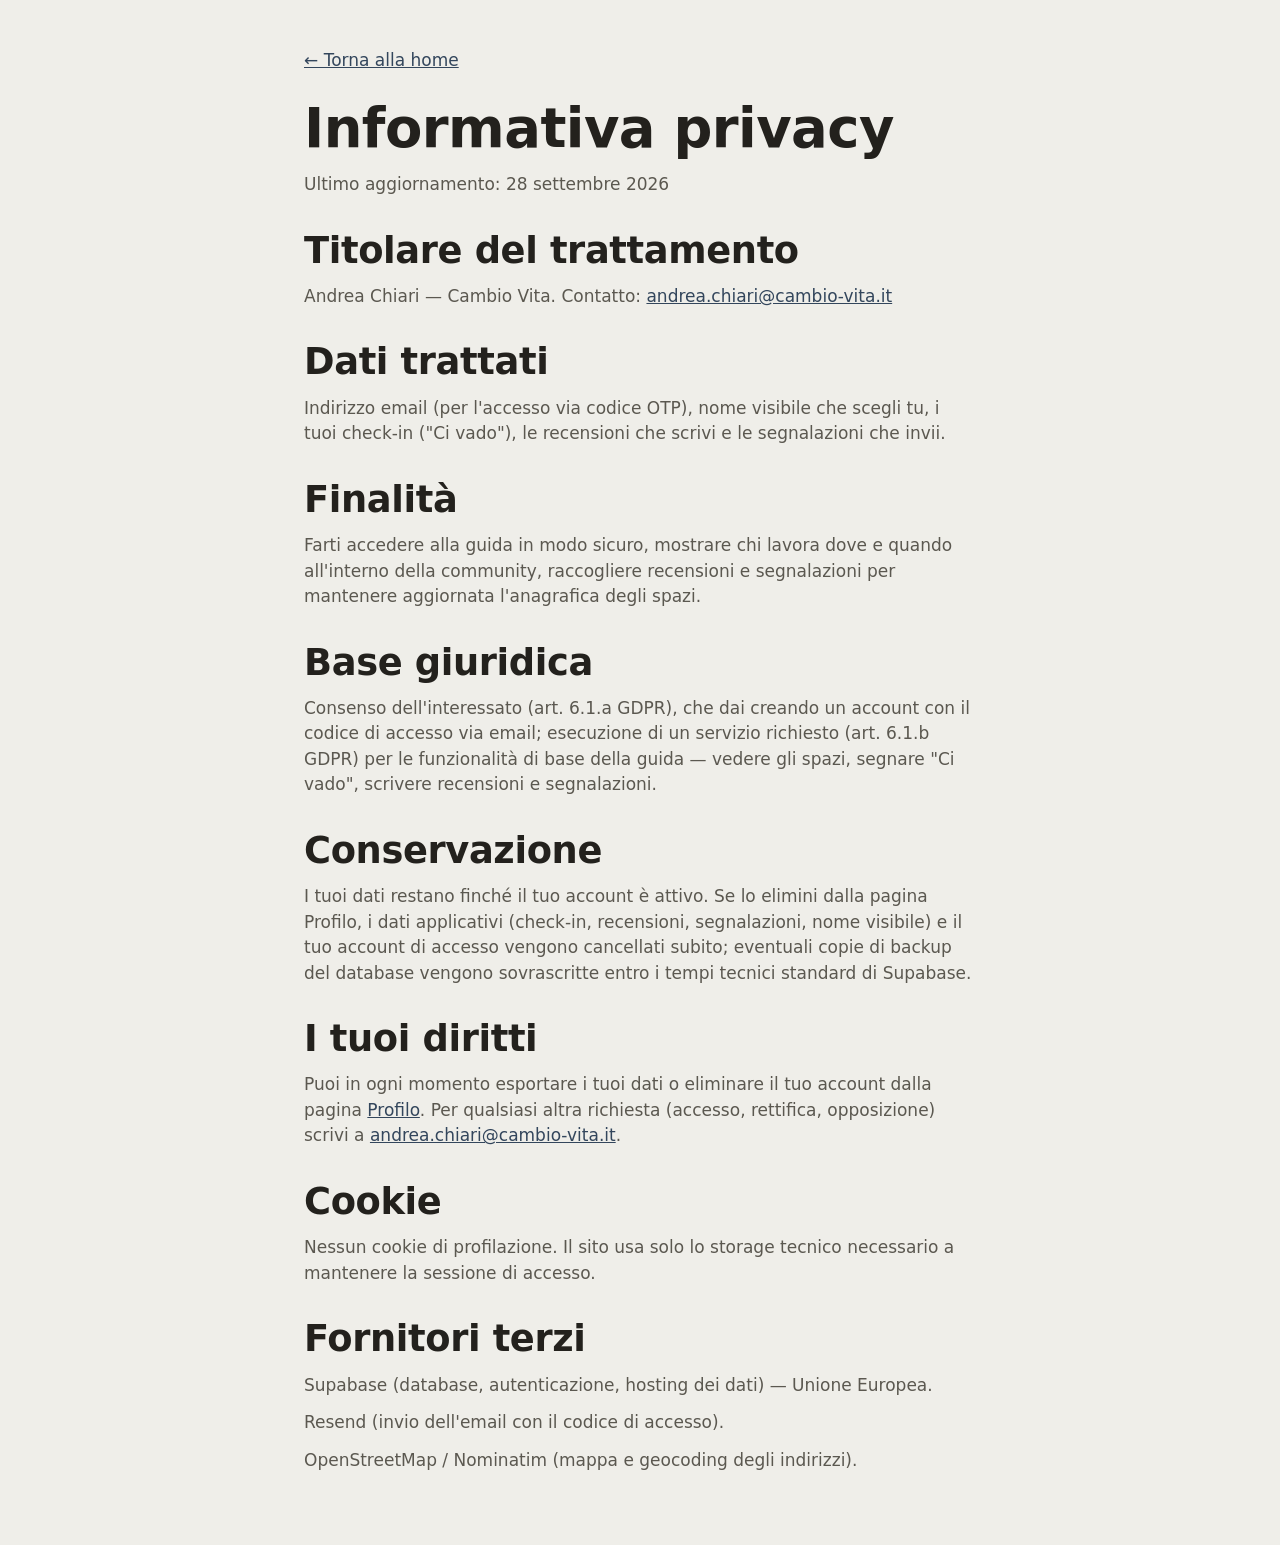
<file: privacy.html>
<!DOCTYPE html>
<html lang="it">
<meta charset="utf-8" />
<meta name="viewport" content="width=device-width, initial-scale=1" />
<meta http-equiv="Content-Security-Policy" content="default-src 'self'; script-src 'self' https://cdn.jsdelivr.net; style-src 'self' 'unsafe-inline' https://fonts.googleapis.com https://cdn.jsdelivr.net; font-src https://fonts.gstatic.com; img-src 'self' data: https://*.tile.openstreetmap.org https://*.supabase.co https://cdn.jsdelivr.net; connect-src 'self' https://*.supabase.co wss://*.supabase.co https://nominatim.openstreetmap.org; object-src 'none'; base-uri 'self'; form-action 'self';" />
<title>Privacy — Coworking Torino</title>
<link rel="stylesheet" href="css/tokens.css" />
<link rel="stylesheet" href="css/base.css" />
<link rel="stylesheet" href="css/components.css" />
<style>
  main {
    max-width: 720px;
    margin-inline: auto;
    padding: var(--space-7) var(--space-5) var(--space-8);
  }
  main h2 {
    margin-top: var(--space-6);
  }
  main p,
  main li {
    color: var(--text-2);
    margin-top: var(--space-3);
  }
  a.back {
    display: inline-block;
    margin-bottom: var(--space-5);
  }
</style>

<a class="skip-link" href="#main">Vai al contenuto</a>

<main id="main">
  <a class="back" href="index.html">← Torna alla home</a>
  <h1>Informativa privacy</h1>
  <p>Ultimo aggiornamento: 28 settembre 2026</p>

  <h2>Titolare del trattamento</h2>
  <p>Andrea Chiari — Cambio Vita. Contatto: <a href="mailto:andrea.chiari@cambio-vita.it">andrea.chiari@cambio-vita.it</a></p>

  <h2>Dati trattati</h2>
  <p>
    Indirizzo email (per l'accesso via codice OTP), nome visibile che scegli tu, i tuoi check-in ("Ci vado"), le
    recensioni che scrivi e le segnalazioni che invii.
  </p>

  <h2>Finalità</h2>
  <p>
    Farti accedere alla guida in modo sicuro, mostrare chi lavora dove e quando all'interno della community,
    raccogliere recensioni e segnalazioni per mantenere aggiornata l'anagrafica degli spazi.
  </p>

  <h2>Base giuridica</h2>
  <p>
    Consenso dell'interessato (art. 6.1.a GDPR), che dai creando un account con il codice di accesso via email;
    esecuzione di un servizio richiesto (art. 6.1.b GDPR) per le funzionalità di base della guida — vedere gli
    spazi, segnare "Ci vado", scrivere recensioni e segnalazioni.
  </p>

  <h2>Conservazione</h2>
  <p>
    I tuoi dati restano finché il tuo account è attivo. Se lo elimini dalla pagina Profilo, i dati applicativi
    (check-in, recensioni, segnalazioni, nome visibile) e il tuo account di accesso vengono cancellati subito;
    eventuali copie di backup del database vengono sovrascritte entro i tempi tecnici standard di Supabase.
  </p>

  <h2>I tuoi diritti</h2>
  <p>
    Puoi in ogni momento esportare i tuoi dati o eliminare il tuo account dalla pagina
    <a href="profile.html">Profilo</a>. Per qualsiasi altra richiesta (accesso, rettifica, opposizione) scrivi a
    <a href="mailto:andrea.chiari@cambio-vita.it">andrea.chiari@cambio-vita.it</a>.
  </p>

  <h2>Cookie</h2>
  <p>
    Nessun cookie di profilazione. Il sito usa solo lo storage tecnico necessario a mantenere la sessione di
    accesso.
  </p>

  <h2>Fornitori terzi</h2>
  <ul role="list">
    <li>Supabase (database, autenticazione, hosting dei dati) — Unione Europea.</li>
    <li>Resend (invio dell'email con il codice di accesso).</li>
    <li>OpenStreetMap / Nominatim (mappa e geocoding degli indirizzi).</li>
  </ul>
</main>
</html>
</file>
<file: css/tokens.css>
/* tokens.css — design tokens. See DECISIONS.md "Fase 2 — Design plan" for the reasoning. */

:root {
  /* --- Colore: palette ispirata a Torino, non ai cliché da landing page --- */
  --color-ink: #23211d; /* Grigio Portico scuro — testo */
  --color-ink-soft: #5b5850; /* Grigio Portico — testo secondario, bordi */
  --color-paper: #efeeE9; /* Pietra chiara — sfondo */
  --color-paper-raised: #ffffff; /* superfici sollevate (card, drawer) */
  --color-ochre: #9c6a1f; /* Ocra Sabauda (scurita per il contrasto: #c8862e con testo bianco sopra dava 3.04:1, sotto la soglia WCAG AA 4.5:1 — questa versione dà 4.67:1) — accento primario, CTA */
  --color-ochre-ink: #6e4413; /* ocra scurita, per testo su sfondo ocra chiaro */
  --color-tram: #2f6b4f; /* Verde Tram — conferme, "Ci vado", successo */
  --color-tram-ink: #163d2b;
  --color-brick: #a23b2e; /* Rosso Mattone — errori, azioni distruttive */
  --color-brick-ink: #6e2419;
  --color-dusk: #33465c; /* Blu Sera — link, info */
  --color-border: #d8d4c8;

  --surface-0: var(--color-paper);
  --surface-1: var(--color-paper-raised);
  --surface-2: #e4e1d7;
  --text-1: var(--color-ink);
  --text-2: var(--color-ink-soft);
  --accent: var(--color-ochre);
  --accent-ink: var(--color-ochre-ink);
  --confirm: var(--color-tram);
  --confirm-ink: var(--color-tram-ink);
  --danger: var(--color-brick);
  --danger-ink: var(--color-brick-ink);
  --link: var(--color-dusk);
  --focus-ring: #1a56db;

  /* Colori dei badge Tipo (field_options.field = 'type'), stessa palette del DB */
  --type-bar: #33465c;
  --type-casa-quartiere: #2f6b4f;
  --type-coworking: #7a4fa3;
  --type-biblioteca: #c8862e;
  --type-hostel: #b0508c;

  /* --- Tipografia --- */
  --font-display: 'Archivo', 'Arial Narrow', system-ui, sans-serif;
  --font-body: 'Work Sans', system-ui, -apple-system, 'Segoe UI', sans-serif;

  --text-xs: clamp(0.75rem, 0.72rem + 0.15vw, 0.8125rem);
  --text-sm: clamp(0.875rem, 0.84rem + 0.15vw, 0.9375rem);
  --text-base: clamp(1rem, 0.96rem + 0.2vw, 1.0625rem);
  --text-md: clamp(1.125rem, 1.06rem + 0.3vw, 1.25rem);
  --text-lg: clamp(1.375rem, 1.25rem + 0.5vw, 1.75rem);
  --text-xl: clamp(1.75rem, 1.5rem + 1vw, 2.5rem);
  --text-2xl: clamp(2.25rem, 1.8rem + 2vw, 3.5rem);

  --leading-tight: 1.15;
  --leading-normal: 1.5;
  --leading-loose: 1.7;

  /* --- Spaziatura (scala 4px) --- */
  --space-1: 0.25rem;
  --space-2: 0.5rem;
  --space-3: 0.75rem;
  --space-4: 1rem;
  --space-5: 1.5rem;
  --space-6: 2rem;
  --space-7: 3rem;
  --space-8: 4.5rem;

  /* --- Raggi, ombre, bordi --- */
  --radius-sm: 8px;
  --radius-md: 14px;
  --radius-lg: 22px;
  --radius-pill: 999px;
  --shadow-sm: 0 1px 2px rgba(35, 33, 29, 0.08), 0 1px 1px rgba(35, 33, 29, 0.04);
  --shadow-md: 0 8px 24px rgba(35, 33, 29, 0.12);
  --shadow-lg: 0 16px 40px rgba(35, 33, 29, 0.18);

  --container-max: 1180px;
  --touch-target: 44px;

  --duration-fast: 120ms;
  --duration-base: 200ms;
  --ease-standard: cubic-bezier(0.2, 0, 0, 1);
}

@media (prefers-color-scheme: dark) {
  :root {
    --color-ink: #ece8df;
    --color-ink-soft: #b7b2a4;
    --color-paper: #1c1d22;
    --color-paper-raised: #262832;
    --surface-2: #2f313c;
    --color-ochre: #e0a44f;
    --color-ochre-ink: #ffe6bd;
    --color-tram: #57a97f;
    --color-tram-ink: #cdeedb;
    --color-brick: #e2685a;
    --color-brick-ink: #ffd9d2;
    --color-dusk: #8fb3d9;
    --color-border: #3a3c46;
    --focus-ring: #8fb3d9;

    --shadow-sm: 0 1px 2px rgba(0, 0, 0, 0.4);
    --shadow-md: 0 8px 24px rgba(0, 0, 0, 0.45);
    --shadow-lg: 0 16px 40px rgba(0, 0, 0, 0.55);
  }
}

@media (prefers-reduced-motion: reduce) {
  :root {
    --duration-fast: 0ms;
    --duration-base: 0ms;
  }
}
</file>
<file: css/base.css>
/* base.css — reset, typography, base elements */

*,
*::before,
*::after {
  box-sizing: border-box;
}

* {
  margin: 0;
}

html {
  color-scheme: light dark;
  -webkit-text-size-adjust: 100%;
}

body {
  min-height: 100svh;
  background: var(--surface-0);
  color: var(--text-1);
  font-family: var(--font-body);
  font-size: var(--text-base);
  line-height: var(--leading-normal);
}

img,
picture,
svg,
video {
  display: block;
  max-width: 100%;
}

input,
button,
textarea,
select {
  font: inherit;
  color: inherit;
}

button {
  cursor: pointer;
  background: none;
  border: none;
}

a {
  color: var(--link);
}

ul[role='list'],
ol[role='list'] {
  list-style: none;
  padding: 0;
}

h1,
h2,
h3,
h4 {
  font-family: var(--font-display);
  font-weight: 800;
  line-height: var(--leading-tight);
  letter-spacing: -0.01em;
  text-wrap: balance;
}

h1 {
  font-size: var(--text-2xl);
}
h2 {
  font-size: var(--text-xl);
}
h3 {
  font-size: var(--text-lg);
}
h4 {
  font-size: var(--text-md);
}

p {
  text-wrap: pretty;
}

/* --- Accessibilità: focus da tastiera sempre visibile --- */
:focus-visible {
  outline: 3px solid var(--focus-ring);
  outline-offset: 2px;
  border-radius: var(--radius-sm);
}

[hidden] {
  display: none !important;
}

.visually-hidden {
  position: absolute;
  width: 1px;
  height: 1px;
  padding: 0;
  margin: -1px;
  overflow: hidden;
  clip: rect(0, 0, 0, 0);
  white-space: nowrap;
  border: 0;
}

.skip-link {
  position: absolute;
  left: var(--space-3);
  top: -100px;
  z-index: 100;
  background: var(--color-ink);
  color: var(--color-paper);
  padding: var(--space-3) var(--space-4);
  border-radius: var(--radius-sm);
  transition: top var(--duration-base) var(--ease-standard);
}

.skip-link:focus {
  top: var(--space-3);
}

.container {
  width: 100%;
  max-width: var(--container-max);
  margin-inline: auto;
  padding-inline: var(--space-5);
}

@media (prefers-reduced-motion: reduce) {
  *,
  *::before,
  *::after {
    animation-duration: 0.01ms !important;
    animation-iteration-count: 1 !important;
    transition-duration: 0.01ms !important;
    scroll-behavior: auto !important;
  }
}
</file>
<file: css/components.css>
/* components.css — bottoni, form, chip, card, drawer, toast, modal */

/* --- Bottoni --- */
.btn {
  display: inline-flex;
  align-items: center;
  justify-content: center;
  gap: var(--space-2);
  min-height: var(--touch-target);
  padding: var(--space-3) var(--space-5);
  border-radius: var(--radius-pill);
  font-weight: 600;
  font-size: var(--text-sm);
  border: 2px solid transparent;
  transition: transform var(--duration-fast) var(--ease-standard), background var(--duration-base), border-color var(--duration-base);
  white-space: nowrap;
}

.btn:active {
  transform: scale(0.97);
}

.btn:disabled {
  opacity: 0.5;
  cursor: not-allowed;
  transform: none;
}

.btn-primary {
  background: var(--accent);
  color: var(--color-paper-raised);
}
.btn-primary:hover:not(:disabled) {
  background: var(--color-ochre-ink);
}

.btn-secondary {
  background: var(--surface-1);
  color: var(--text-1);
  border-color: var(--color-border);
}
.btn-secondary:hover:not(:disabled) {
  border-color: var(--text-2);
}

.btn-confirm {
  background: var(--confirm);
  color: var(--color-paper-raised);
}

.btn-ghost {
  background: transparent;
  color: var(--text-1);
  padding-inline: var(--space-3);
}
.btn-ghost:hover:not(:disabled) {
  background: var(--surface-2);
}

.btn-danger {
  background: transparent;
  color: var(--danger);
  border-color: var(--danger);
}
.btn-danger:hover:not(:disabled) {
  background: var(--danger);
  color: var(--color-paper-raised);
}

.btn-block {
  width: 100%;
}

.btn-sm {
  min-height: 36px;
  padding: var(--space-2) var(--space-4);
  font-size: var(--text-xs);
}

/* --- Form --- */
.field {
  display: flex;
  flex-direction: column;
  gap: var(--space-2);
}

.field-label {
  font-weight: 600;
  font-size: var(--text-sm);
}

.field-hint {
  font-size: var(--text-xs);
  color: var(--text-2);
}

.field-error {
  font-size: var(--text-xs);
  color: var(--danger);
  font-weight: 600;
}

.input,
.textarea,
.select {
  min-height: var(--touch-target);
  padding: var(--space-3) var(--space-4);
  background: var(--surface-1);
  border: 2px solid var(--color-border);
  border-radius: var(--radius-sm);
  color: var(--text-1);
  width: 100%;
}

.input:focus-visible,
.textarea:focus-visible,
.select:focus-visible {
  border-color: var(--focus-ring);
}

.textarea {
  min-height: 96px;
  resize: vertical;
}

.checkbox-row {
  display: flex;
  align-items: center;
  gap: var(--space-3);
  min-height: var(--touch-target);
}

.radio-group {
  display: flex;
  flex-wrap: wrap;
  gap: var(--space-4);
}

.radio-group label {
  display: flex;
  align-items: center;
  gap: var(--space-2);
  min-height: var(--touch-target);
}

.checkbox-row input[type='checkbox'] {
  width: 22px;
  height: 22px;
  flex-shrink: 0;
  accent-color: var(--accent);
}

/* Input OTP a 6 cifre */
.otp-input {
  font-family: var(--font-display);
  font-size: var(--text-xl);
  letter-spacing: 0.6em;
  text-align: center;
  text-indent: 0.6em; /* ricentra il primo carattere rispetto al letter-spacing */
  font-variant-numeric: tabular-nums;
}

/* --- Chip (filtri, mood) --- */
.chip {
  display: inline-flex;
  align-items: center;
  gap: var(--space-1);
  min-height: var(--touch-target);
  padding: var(--space-2) var(--space-4);
  border-radius: var(--radius-pill);
  border: 2px solid var(--color-border);
  background: var(--surface-1);
  font-size: var(--text-xs);
  font-weight: 600;
  color: var(--text-2);
  transition: background var(--duration-fast), border-color var(--duration-fast), color var(--duration-fast);
}

.chip[aria-pressed='true'] {
  background: var(--color-ink);
  border-color: var(--color-ink);
  color: var(--surface-0);
}

/* --- Badge (tipo, costo, fonte) --- */
.badge {
  display: inline-flex;
  align-items: center;
  gap: var(--space-1);
  padding: var(--space-1) var(--space-3);
  border-radius: var(--radius-pill);
  font-size: var(--text-xs);
  font-weight: 700;
}

.badge-outline {
  border: 1.5px solid currentColor;
  background: transparent;
}

.badge-source {
  background: var(--surface-2);
  color: var(--text-2);
  font-weight: 600;
}

/* --- Card --- */
.card {
  background: var(--surface-1);
  border-radius: var(--radius-md);
  padding: var(--space-5);
  box-shadow: var(--shadow-sm);
}

/* --- Roundel: il "marchio" ricorrente — un cerchio da fermata del tram,
   usato per icone/enfasi puntuali, mai come numerazione sequenziale 01/02/03. --- */
.roundel {
  display: inline-flex;
  align-items: center;
  justify-content: center;
  width: 2.75rem;
  height: 2.75rem;
  border-radius: 50%;
  background: var(--accent);
  color: var(--color-paper-raised);
  font-family: var(--font-display);
  font-weight: 800;
  flex-shrink: 0;
}

/* --- Toast --- */
.toast-region {
  position: fixed;
  bottom: var(--space-5);
  left: 50%;
  transform: translateX(-50%);
  z-index: 1000;
  display: flex;
  flex-direction: column;
  gap: var(--space-2);
  width: min(420px, calc(100vw - 2rem));
}

.toast {
  background: var(--color-ink);
  color: var(--color-paper);
  padding: var(--space-3) var(--space-4);
  border-radius: var(--radius-sm);
  box-shadow: var(--shadow-md);
  font-size: var(--text-sm);
  display: flex;
  align-items: center;
  gap: var(--space-3);
  animation: toast-in var(--duration-base) var(--ease-standard);
}

.toast-danger {
  background: var(--danger-ink);
}

@keyframes toast-in {
  from {
    opacity: 0;
    transform: translateY(8px);
  }
  to {
    opacity: 1;
    transform: translateY(0);
  }
}

/* --- Modal --- */
.modal-backdrop {
  position: fixed;
  inset: 0;
  background: rgba(20, 19, 16, 0.5);
  display: flex;
  align-items: center;
  justify-content: center;
  padding: var(--space-4);
  z-index: 900;
}

.modal {
  background: var(--surface-1);
  border-radius: var(--radius-lg);
  padding: var(--space-6);
  max-width: 480px;
  width: 100%;
  max-height: 90vh;
  overflow-y: auto;
  box-shadow: var(--shadow-lg);
}

/* --- Drawer (bottom sheet mobile / pannello laterale desktop) --- */
.drawer {
  position: fixed;
  inset: 0;
  z-index: 800;
  pointer-events: none;
}

.drawer-backdrop {
  position: absolute;
  inset: 0;
  background: rgba(20, 19, 16, 0.4);
  opacity: 0;
  transition: opacity var(--duration-base) var(--ease-standard);
}

.drawer-panel {
  position: absolute;
  right: 0;
  top: 0;
  bottom: 0;
  width: min(440px, 100%);
  background: var(--surface-1);
  box-shadow: var(--shadow-lg);
  transform: translateX(100%);
  transition: transform var(--duration-base) var(--ease-standard);
  overflow-y: auto;
  padding: var(--space-6);
}

.drawer[data-open='true'] {
  pointer-events: auto;
}
.drawer[data-open='true'] .drawer-backdrop {
  opacity: 1;
}
.drawer[data-open='true'] .drawer-panel {
  transform: translateX(0);
}

@media (max-width: 720px) {
  .drawer-panel {
    right: 0;
    left: 0;
    top: auto;
    width: auto;
    max-height: 88vh;
    border-radius: var(--radius-lg) var(--radius-lg) 0 0;
    transform: translateY(100%);
  }
  .drawer[data-open='true'] .drawer-panel {
    transform: translateY(0);
  }
}

/* --- Skeleton (stati di caricamento) --- */
.skeleton {
  background: linear-gradient(90deg, var(--surface-2) 25%, var(--surface-1) 37%, var(--surface-2) 63%);
  background-size: 400% 100%;
  border-radius: var(--radius-sm);
  animation: skeleton-pulse 1.4s ease infinite;
}

@keyframes skeleton-pulse {
  0% {
    background-position: 100% 50%;
  }
  100% {
    background-position: 0 50%;
  }
}

@media (prefers-reduced-motion: reduce) {
  .skeleton {
    animation: none;
  }
}
</file>
